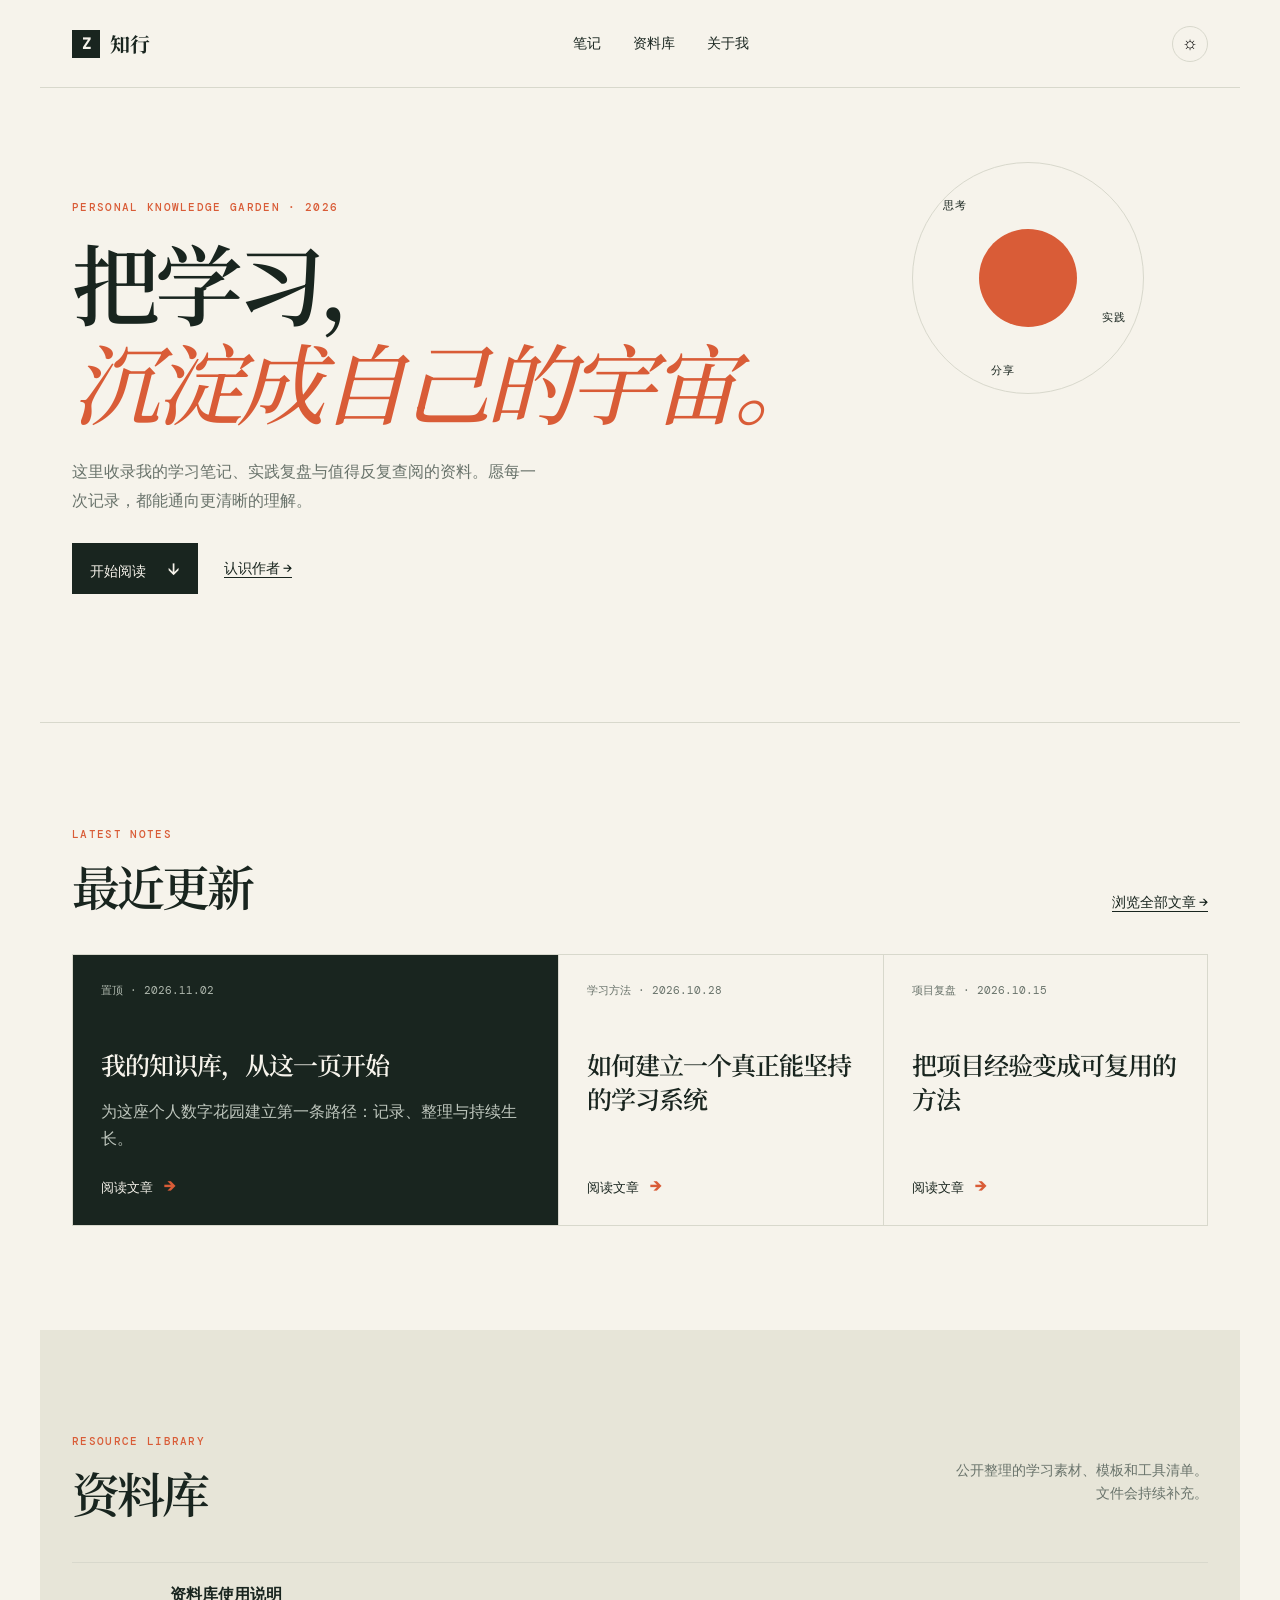
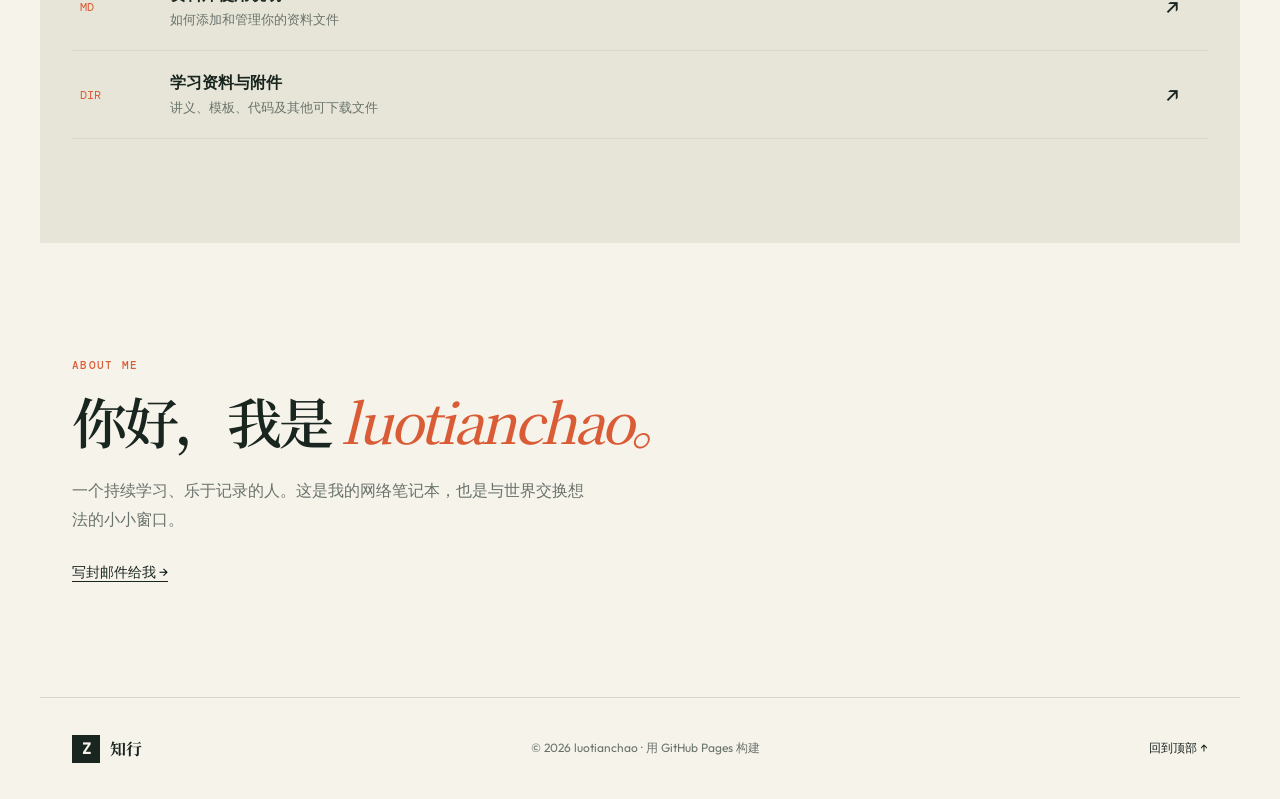
<file: index.html>
<!doctype html>
<html lang="zh-CN">
  <head>
    <meta charset="UTF-8" />
    <meta name="viewport" content="width=device-width, initial-scale=1.0" />
    <meta name="description" content="luotianchao 的学习笔记、项目记录与资料归档。" />
    <title>知行｜luotianchao 的学习博客</title>
    <link rel="preconnect" href="https://fonts.googleapis.com" />
    <link rel="preconnect" href="https://fonts.gstatic.com" crossorigin />
    <link href="https://fonts.googleapis.com/css2?family=DM+Mono:wght@400;500&family=Noto+Serif+SC:wght@500;600;700&family=Outfit:wght@400;500;600;700&display=swap" rel="stylesheet" />
    <link rel="stylesheet" href="styles.css" />
  </head>
  <body>
    <header class="site-header">
      <a class="brand" href="#top" aria-label="返回首页"><span class="brand-mark">Z</span><span>知行</span></a>
      <nav aria-label="主导航">
        <a href="#notes">笔记</a>
        <a href="#library">资料库</a>
        <a href="#about">关于我</a>
      </nav>
      <button class="theme-toggle" type="button" aria-label="切换主题"><span aria-hidden="true">☼</span></button>
    </header>

    <main id="top">
      <section class="hero">
        <p class="eyebrow">PERSONAL KNOWLEDGE GARDEN · 2026</p>
        <h1>把学习，<br /><em>沉淀成自己的宇宙。</em></h1>
        <p class="hero-copy">这里收录我的学习笔记、实践复盘与值得反复查阅的资料。愿每一次记录，都能通向更清晰的理解。</p>
        <div class="hero-actions"><a class="button" href="#notes">开始阅读 <span>↓</span></a><a class="text-link" href="#about">认识作者 →</a></div>
        <div class="hero-orbit" aria-hidden="true"><span>思考</span><span>实践</span><span>分享</span></div>
      </section>

      <section class="section notes" id="notes">
        <div class="section-heading"><div><p class="eyebrow">LATEST NOTES</p><h2>最近更新</h2></div><a class="text-link" href="posts/">浏览全部文章 →</a></div>
        <div class="article-grid">
          <a class="article featured" href="posts/getting-started.html"><p class="article-meta">置顶 · 2026.11.02</p><h3>我的知识库，从这一页开始</h3><p>为这座个人数字花园建立第一条路径：记录、整理与持续生长。</p><span class="read-more">阅读文章 <b>→</b></span></a>
          <a class="article" href="posts/learning-system.html"><p class="article-meta">学习方法 · 2026.10.28</p><h3>如何建立一个真正能坚持的学习系统</h3><span class="read-more">阅读文章 <b>→</b></span></a>
          <a class="article" href="posts/project-notes.html"><p class="article-meta">项目复盘 · 2026.10.15</p><h3>把项目经验变成可复用的方法</h3><span class="read-more">阅读文章 <b>→</b></span></a>
        </div>
      </section>

      <section class="section library" id="library">
        <div class="section-heading"><div><p class="eyebrow">RESOURCE LIBRARY</p><h2>资料库</h2></div><p class="section-intro">公开整理的学习素材、模板和工具清单。<br />文件会持续补充。</p></div>
        <div class="resource-list">
          <a href="assets/README.md" class="resource"><span class="file-type">MD</span><span><strong>资料库使用说明</strong><small>如何添加和管理你的资料文件</small></span><span class="resource-arrow">↗</span></a>
          <a href="assets/index.html" class="resource"><span class="file-type">DIR</span><span><strong>学习资料与附件</strong><small>讲义、模板、代码及其他可下载文件</small></span><span class="resource-arrow">↗</span></a>
        </div>
      </section>

      <section class="about" id="about"><p class="eyebrow">ABOUT ME</p><h2>你好，我是 <em>luotianchao。</em></h2><p>一个持续学习、乐于记录的人。这是我的网络笔记本，也是与世界交换想法的小小窗口。</p><a class="text-link" href="mailto:2041162301@qq.com">写封邮件给我 →</a></section>
    </main>

    <footer><a class="brand" href="#top"><span class="brand-mark">Z</span><span>知行</span></a><p>© <span id="year"></span> luotianchao · 用 GitHub Pages 构建</p><a href="#top" class="back-top">回到顶部 ↑</a></footer>
    <script src="script.js"></script>
  </body>
</html>
</file>
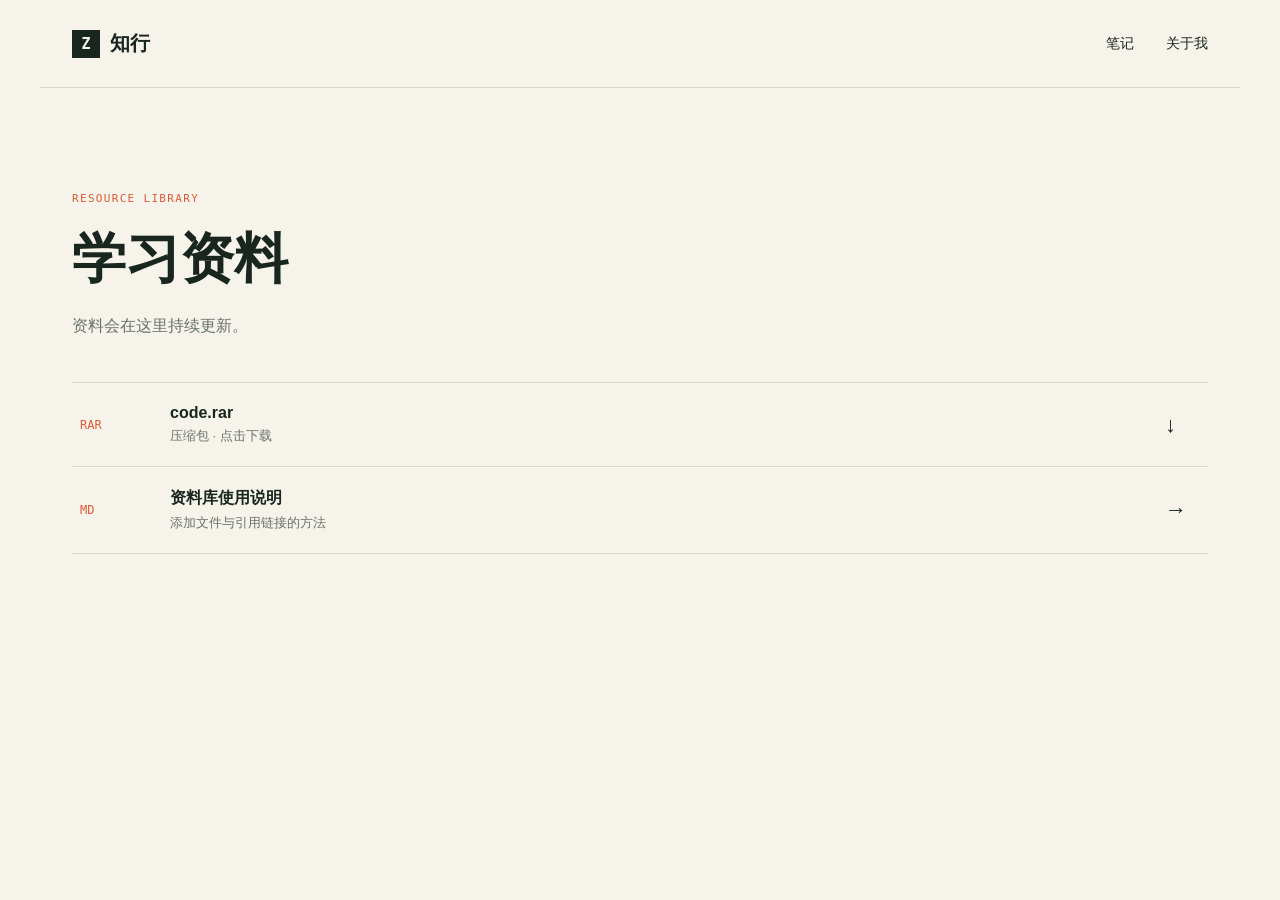
<file: assets/index.html>
<!doctype html><html lang="zh-CN"><head><meta charset="UTF-8"><meta name="viewport" content="width=device-width,initial-scale=1.0"><title>学习资料｜知行</title><link rel="stylesheet" href="../styles.css"></head><body><header class="site-header"><a class="brand" href="../"><span class="brand-mark">Z</span><span>知行</span></a><nav><a href="../posts/">笔记</a><a href="../#about">关于我</a></nav></header><main><section class="section"><p class="eyebrow">RESOURCE LIBRARY</p><h1 style="font-family:var(--serif);font-size:54px;margin:0 0 20px">学习资料</h1><p style="color:var(--muted);margin-bottom:45px">资料会在这里持续更新。</p><div class="resource-list"><a class="resource" href="code.rar" download><span class="file-type">RAR</span><span><strong>code.rar</strong><small>压缩包 · 点击下载</small></span><span class="resource-arrow">↓</span></a><a class="resource" href="README.md"><span class="file-type">MD</span><span><strong>资料库使用说明</strong><small>添加文件与引用链接的方法</small></span><span class="resource-arrow">→</span></a></div></section></main></body></html>
</file>
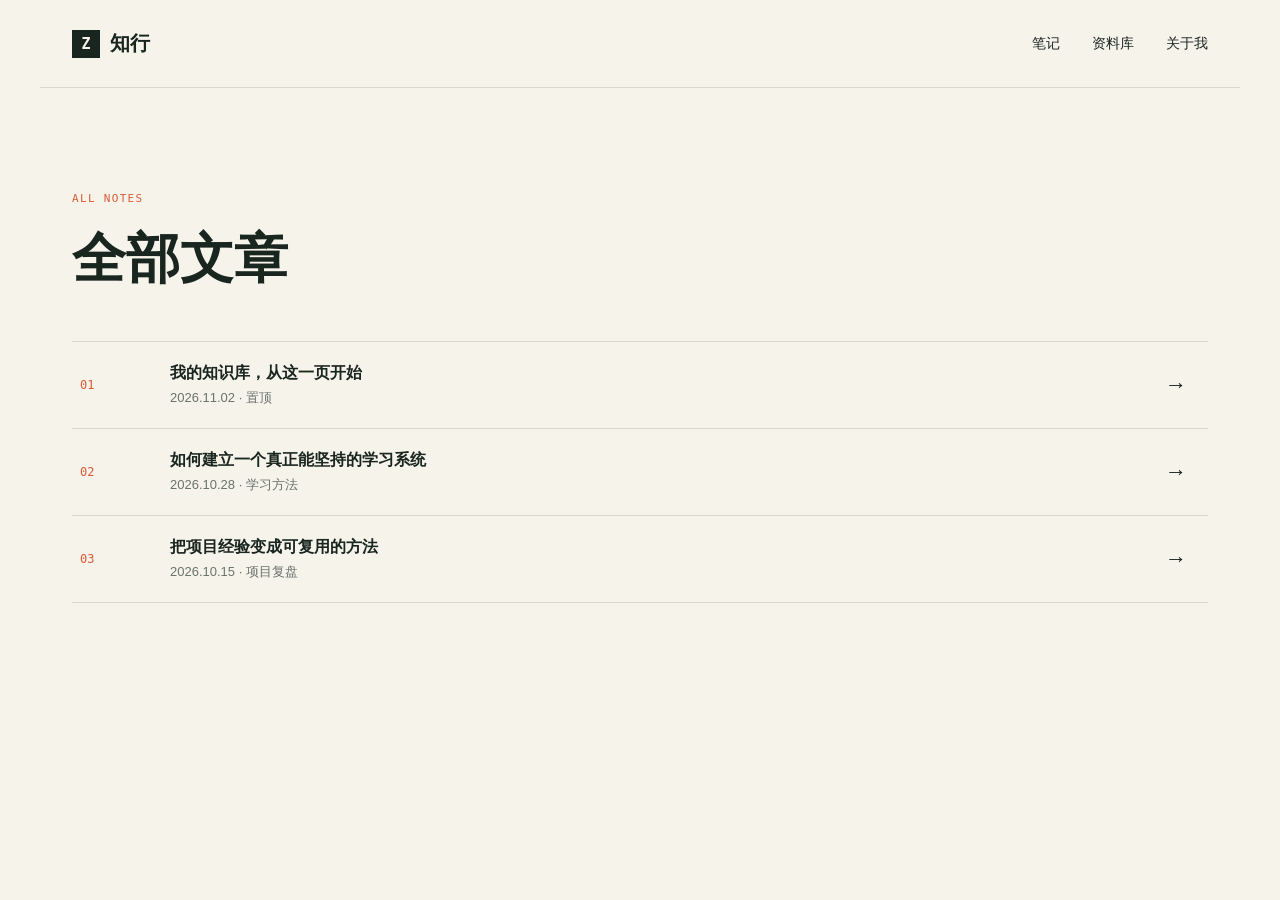
<file: posts/index.html>
<!doctype html><html lang="zh-CN"><head><meta charset="UTF-8"><meta name="viewport" content="width=device-width,initial-scale=1.0"><title>全部文章｜知行</title><link rel="stylesheet" href="../styles.css"></head><body><header class="site-header"><a class="brand" href="../"><span class="brand-mark">Z</span><span>知行</span></a><nav><a href="../#notes">笔记</a><a href="../#library">资料库</a><a href="../#about">关于我</a></nav></header><main><section class="section"><p class="eyebrow">ALL NOTES</p><h1 style="font-family:var(--serif);font-size:54px;margin:0 0 45px">全部文章</h1><div class="resource-list"><a class="resource" href="getting-started.html"><span class="file-type">01</span><span><strong>我的知识库，从这一页开始</strong><small>2026.11.02 · 置顶</small></span><span class="resource-arrow">→</span></a><a class="resource" href="learning-system.html"><span class="file-type">02</span><span><strong>如何建立一个真正能坚持的学习系统</strong><small>2026.10.28 · 学习方法</small></span><span class="resource-arrow">→</span></a><a class="resource" href="project-notes.html"><span class="file-type">03</span><span><strong>把项目经验变成可复用的方法</strong><small>2026.10.15 · 项目复盘</small></span><span class="resource-arrow">→</span></a></div></section></main></body></html>
</file>
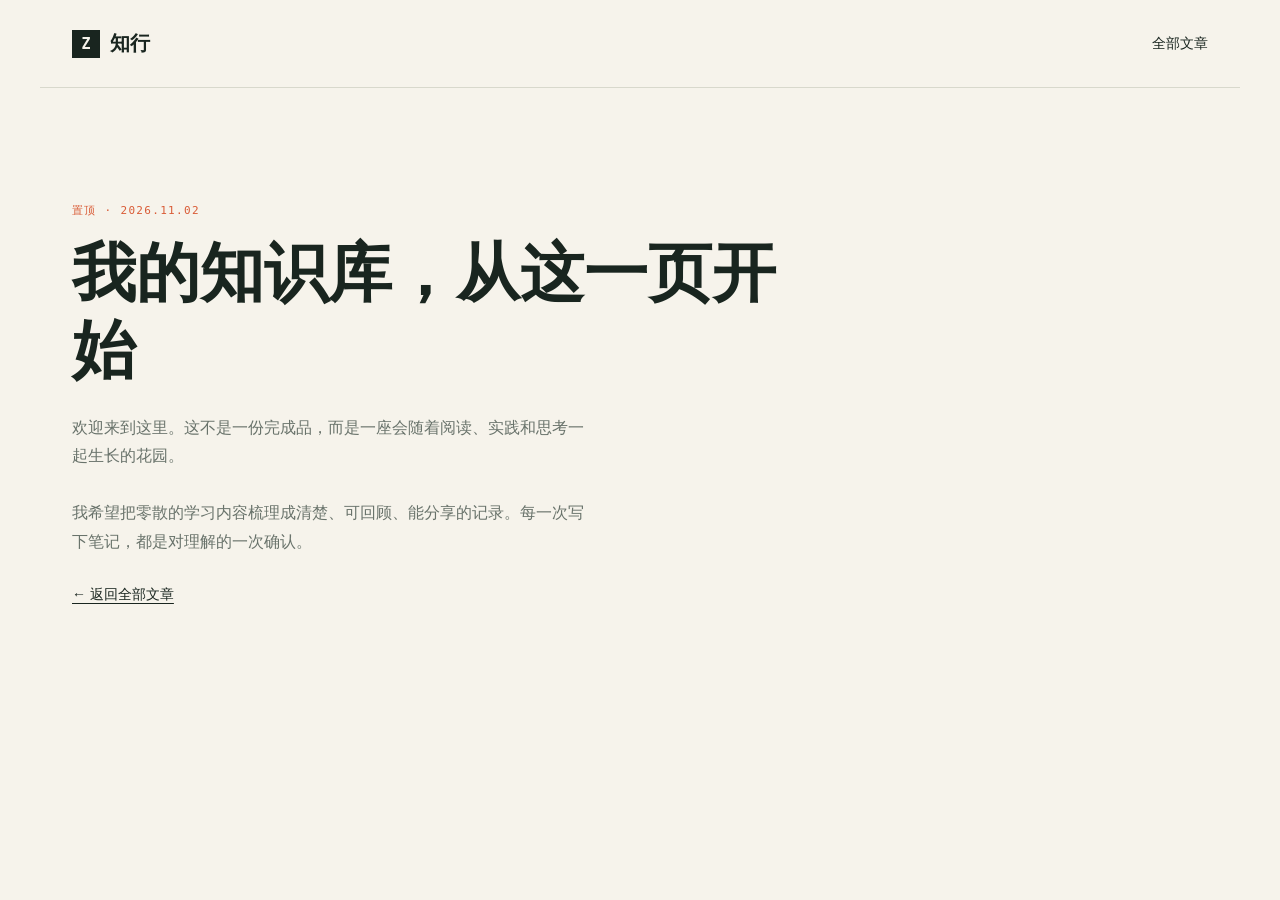
<file: posts/getting-started.html>
<!doctype html><html lang="zh-CN"><head><meta charset="UTF-8"><meta name="viewport" content="width=device-width,initial-scale=1.0"><title>我的知识库，从这一页开始｜知行</title><link rel="stylesheet" href="../styles.css"></head><body><header class="site-header"><a class="brand" href="../"><span class="brand-mark">Z</span><span>知行</span></a><nav><a href="index.html">全部文章</a></nav></header><main><article class="about"><p class="eyebrow">置顶 · 2026.11.02</p><h1 style="font-family:var(--serif);font-size:clamp(38px,7vw,64px);line-height:1.2;margin:0">我的知识库，从这一页开始</h1><p>欢迎来到这里。这不是一份完成品，而是一座会随着阅读、实践和思考一起生长的花园。</p><p>我希望把零散的学习内容梳理成清楚、可回顾、能分享的记录。每一次写下笔记，都是对理解的一次确认。</p><a class="text-link" href="index.html">← 返回全部文章</a></article></main></body></html>
</file>
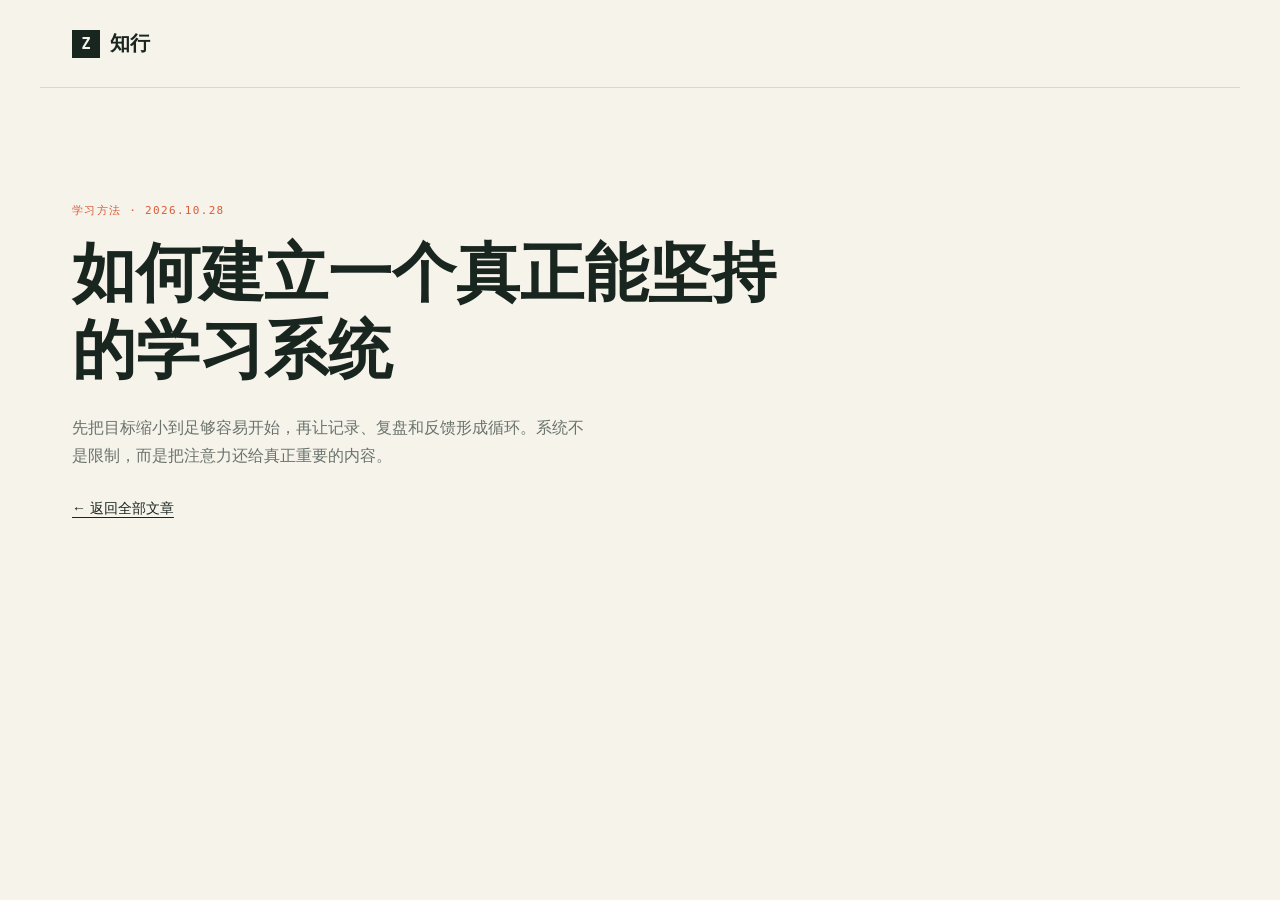
<file: posts/learning-system.html>
<!doctype html><html lang="zh-CN"><head><meta charset="UTF-8"><meta name="viewport" content="width=device-width,initial-scale=1.0"><title>学习系统｜知行</title><link rel="stylesheet" href="../styles.css"></head><body><header class="site-header"><a class="brand" href="../"><span class="brand-mark">Z</span><span>知行</span></a></header><main><article class="about"><p class="eyebrow">学习方法 · 2026.10.28</p><h1 style="font-family:var(--serif);font-size:clamp(38px,7vw,64px);line-height:1.2;margin:0">如何建立一个真正能坚持的学习系统</h1><p>先把目标缩小到足够容易开始，再让记录、复盘和反馈形成循环。系统不是限制，而是把注意力还给真正重要的内容。</p><a class="text-link" href="index.html">← 返回全部文章</a></article></main></body></html>
</file>
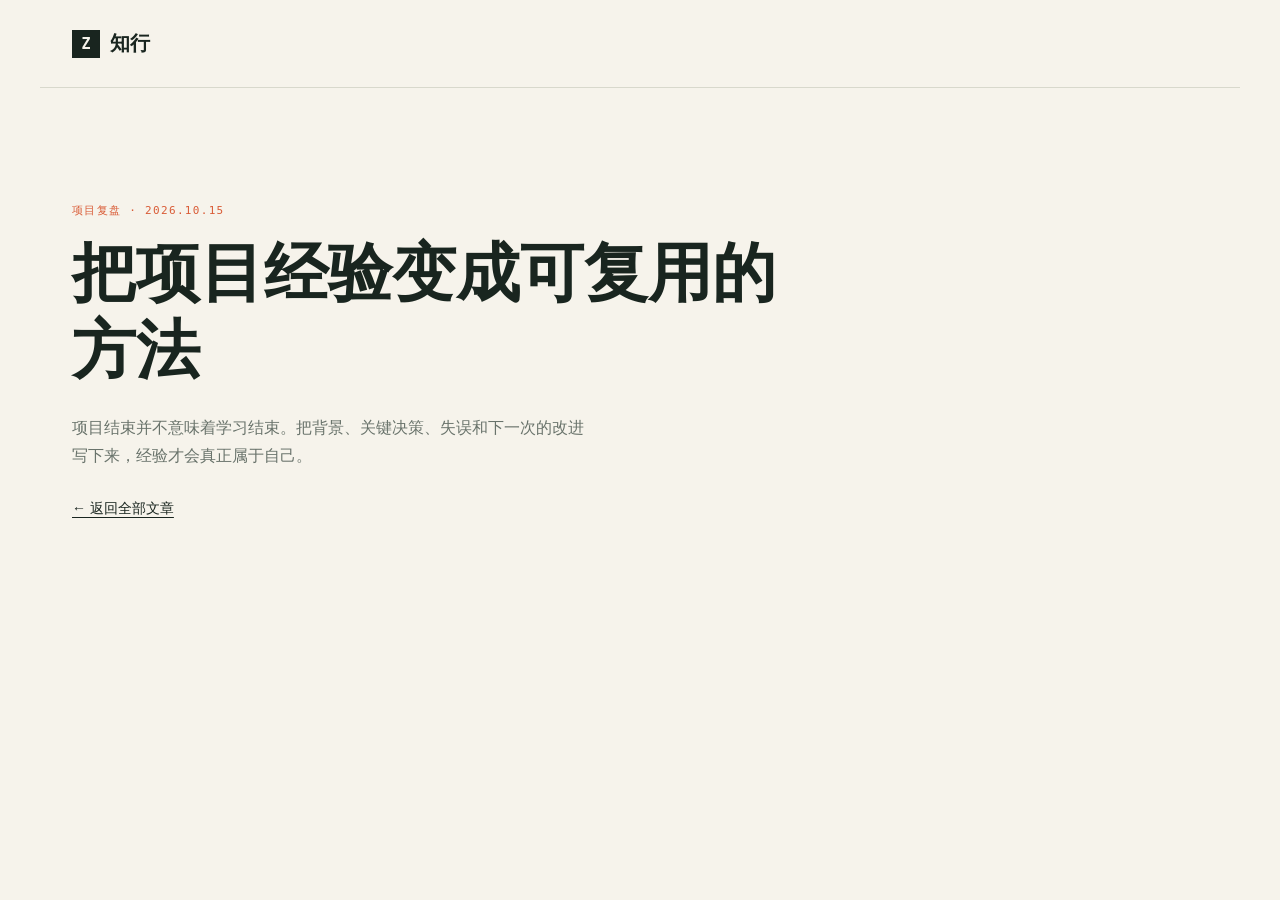
<file: posts/project-notes.html>
<!doctype html><html lang="zh-CN"><head><meta charset="UTF-8"><meta name="viewport" content="width=device-width,initial-scale=1.0"><title>项目复盘｜知行</title><link rel="stylesheet" href="../styles.css"></head><body><header class="site-header"><a class="brand" href="../"><span class="brand-mark">Z</span><span>知行</span></a></header><main><article class="about"><p class="eyebrow">项目复盘 · 2026.10.15</p><h1 style="font-family:var(--serif);font-size:clamp(38px,7vw,64px);line-height:1.2;margin:0">把项目经验变成可复用的方法</h1><p>项目结束并不意味着学习结束。把背景、关键决策、失误和下一次的改进写下来，经验才会真正属于自己。</p><a class="text-link" href="index.html">← 返回全部文章</a></article></main></body></html>
</file>
<file: styles.css>
:root{--ink:#19251f;--paper:#f6f3eb;--muted:#69736b;--line:#d8d8cc;--accent:#d95c37;--card:#ecebdc;--serif:"Noto Serif SC",serif;--sans:"Outfit",sans-serif;--mono:"DM Mono",monospace}*{box-sizing:border-box}html{scroll-behavior:smooth}body{margin:0;background:var(--paper);color:var(--ink);font-family:var(--sans);font-size:16px}a{color:inherit;text-decoration:none}.site-header,main,footer{max-width:1200px;margin:auto}.site-header{height:88px;display:flex;align-items:center;justify-content:space-between;padding:0 32px;border-bottom:1px solid var(--line)}.brand{display:flex;align-items:center;gap:10px;font-family:var(--serif);font-size:20px;font-weight:700}.brand-mark{display:grid;place-items:center;width:28px;height:28px;color:var(--paper);background:var(--ink);font-family:var(--mono);font-size:15px}.site-header nav{display:flex;gap:32px;font-size:14px}.site-header nav a{transition:color .2s}.site-header nav a:hover,.text-link:hover{color:var(--accent)}.theme-toggle{border:1px solid var(--line);background:transparent;border-radius:50%;width:36px;height:36px;font-size:18px;cursor:pointer}.hero{position:relative;padding:112px 32px 128px;overflow:hidden;border-bottom:1px solid var(--line)}.eyebrow{margin:0 0 18px;color:var(--accent);font:500 11px var(--mono);letter-spacing:.12em}.hero h1,.section h2,.about h2{position:relative;margin:0;font:600 clamp(42px,7vw,88px)/1.12 var(--serif);letter-spacing:-.06em}.hero h1 em,.about em{font-weight:500;color:var(--accent)}.hero-copy{position:relative;max-width:470px;margin:28px 0;color:var(--muted);line-height:1.8}.hero-actions{position:relative;display:flex;gap:26px;align-items:center}.button{padding:13px 18px;background:var(--ink);color:var(--paper);font-size:14px}.button span{margin-left:18px;font-size:20px}.text-link{font-size:14px;text-decoration:underline;text-underline-offset:4px}.hero-orbit{position:absolute;right:8%;top:74px;width:232px;height:232px;border:1px solid var(--line);border-radius:50%;animation:spin 20s linear infinite}.hero-orbit:after{content:"";position:absolute;left:66px;top:66px;width:98px;height:98px;border-radius:50%;background:var(--accent)}.hero-orbit span{position:absolute;font:11px var(--mono);letter-spacing:.08em}.hero-orbit span:nth-child(1){left:30px;top:35px}.hero-orbit span:nth-child(2){right:17px;bottom:68px}.hero-orbit span:nth-child(3){left:78px;bottom:15px}@keyframes spin{to{transform:rotate(360deg)}}.section{padding:104px 32px}.section-heading{display:flex;justify-content:space-between;align-items:end;margin-bottom:42px}.section h2{font-size:48px}.section-intro{color:var(--muted);font-size:14px;line-height:1.7;text-align:right}.article-grid{display:grid;grid-template-columns:1.5fr 1fr 1fr;gap:1px;background:var(--line);border:1px solid var(--line)}.article{min-height:270px;display:flex;flex-direction:column;padding:28px;background:var(--paper);transition:background .25s,transform .25s}.article:hover{background:var(--card)}.article.featured{background:var(--ink);color:var(--paper)}.article-meta{margin:0 0 50px;color:var(--muted);font:11px var(--mono)}.featured .article-meta{color:#aeb7ad}.article h3{margin:0;max-width:400px;font:600 25px/1.35 var(--serif);letter-spacing:-.04em}.article p:not(.article-meta){color:#bec6bd;line-height:1.7}.read-more{margin-top:auto;font-size:13px}.read-more b{margin-left:8px;color:var(--accent);font-size:18px}.library{background:#e7e5d8}.resource-list{border-top:1px solid var(--line)}.resource{display:grid;grid-template-columns:70px 1fr 35px;align-items:center;gap:20px;padding:21px 8px;border-bottom:1px solid var(--line);transition:padding .2s,background .2s}.resource:hover{padding-left:16px;background:rgba(255,255,255,.32)}.file-type{color:var(--accent);font:12px var(--mono)}.resource strong,.resource small{display:block}.resource small{margin-top:5px;color:var(--muted);font-size:13px}.resource-arrow{font-size:22px}.about{padding:115px 32px;max-width:820px}.about h2{font-size:55px}.about>p:not(.eyebrow){max-width:520px;margin:24px 0 28px;color:var(--muted);line-height:1.8}footer{display:flex;align-items:center;justify-content:space-between;padding:30px 32px;border-top:1px solid var(--line);font-size:12px;color:var(--muted)}footer .brand{color:var(--ink);font-size:16px}.back-top{color:var(--ink)}body.dark{--ink:#e8ecdf;--paper:#19251f;--muted:#aeb7ad;--line:#3e4a42;--card:#26362e}.dark .library{background:#203028}.dark .featured{background:#101813}.dark .brand-mark{color:var(--ink);background:var(--paper)}@media(max-width:720px){.site-header{padding:0 20px;height:70px}.site-header nav{display:none}.hero,.section,.about{padding-left:20px;padding-right:20px}.hero{padding-top:80px;padding-bottom:85px}.hero-orbit{opacity:.25;right:-70px;top:45px}.section{padding-top:70px;padding-bottom:70px}.section-heading{align-items:start;gap:20px}.section h2{font-size:38px}.section-intro{display:none}.article-grid{grid-template-columns:1fr}.article{min-height:190px}.article-meta{margin-bottom:28px}.about h2{font-size:40px}footer{padding:26px 20px;gap:15px}footer p{display:none}}
</file>
